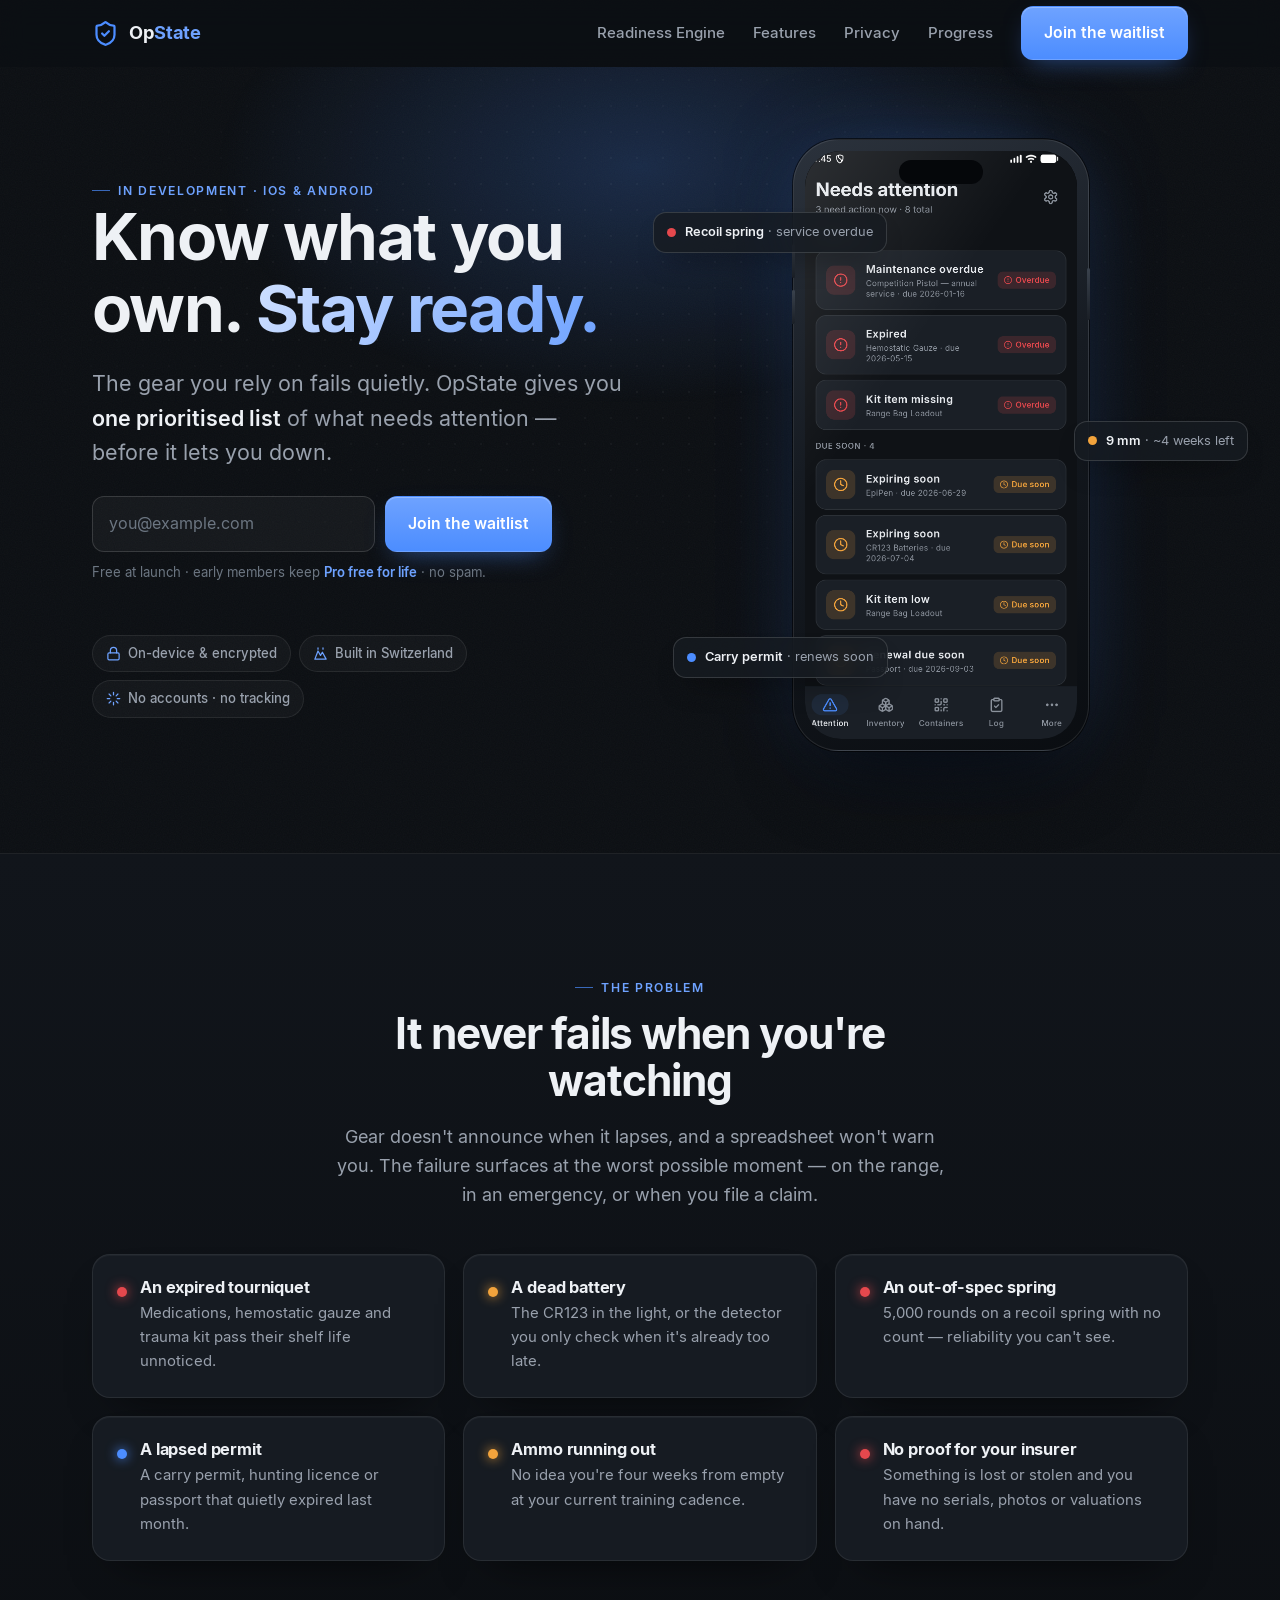
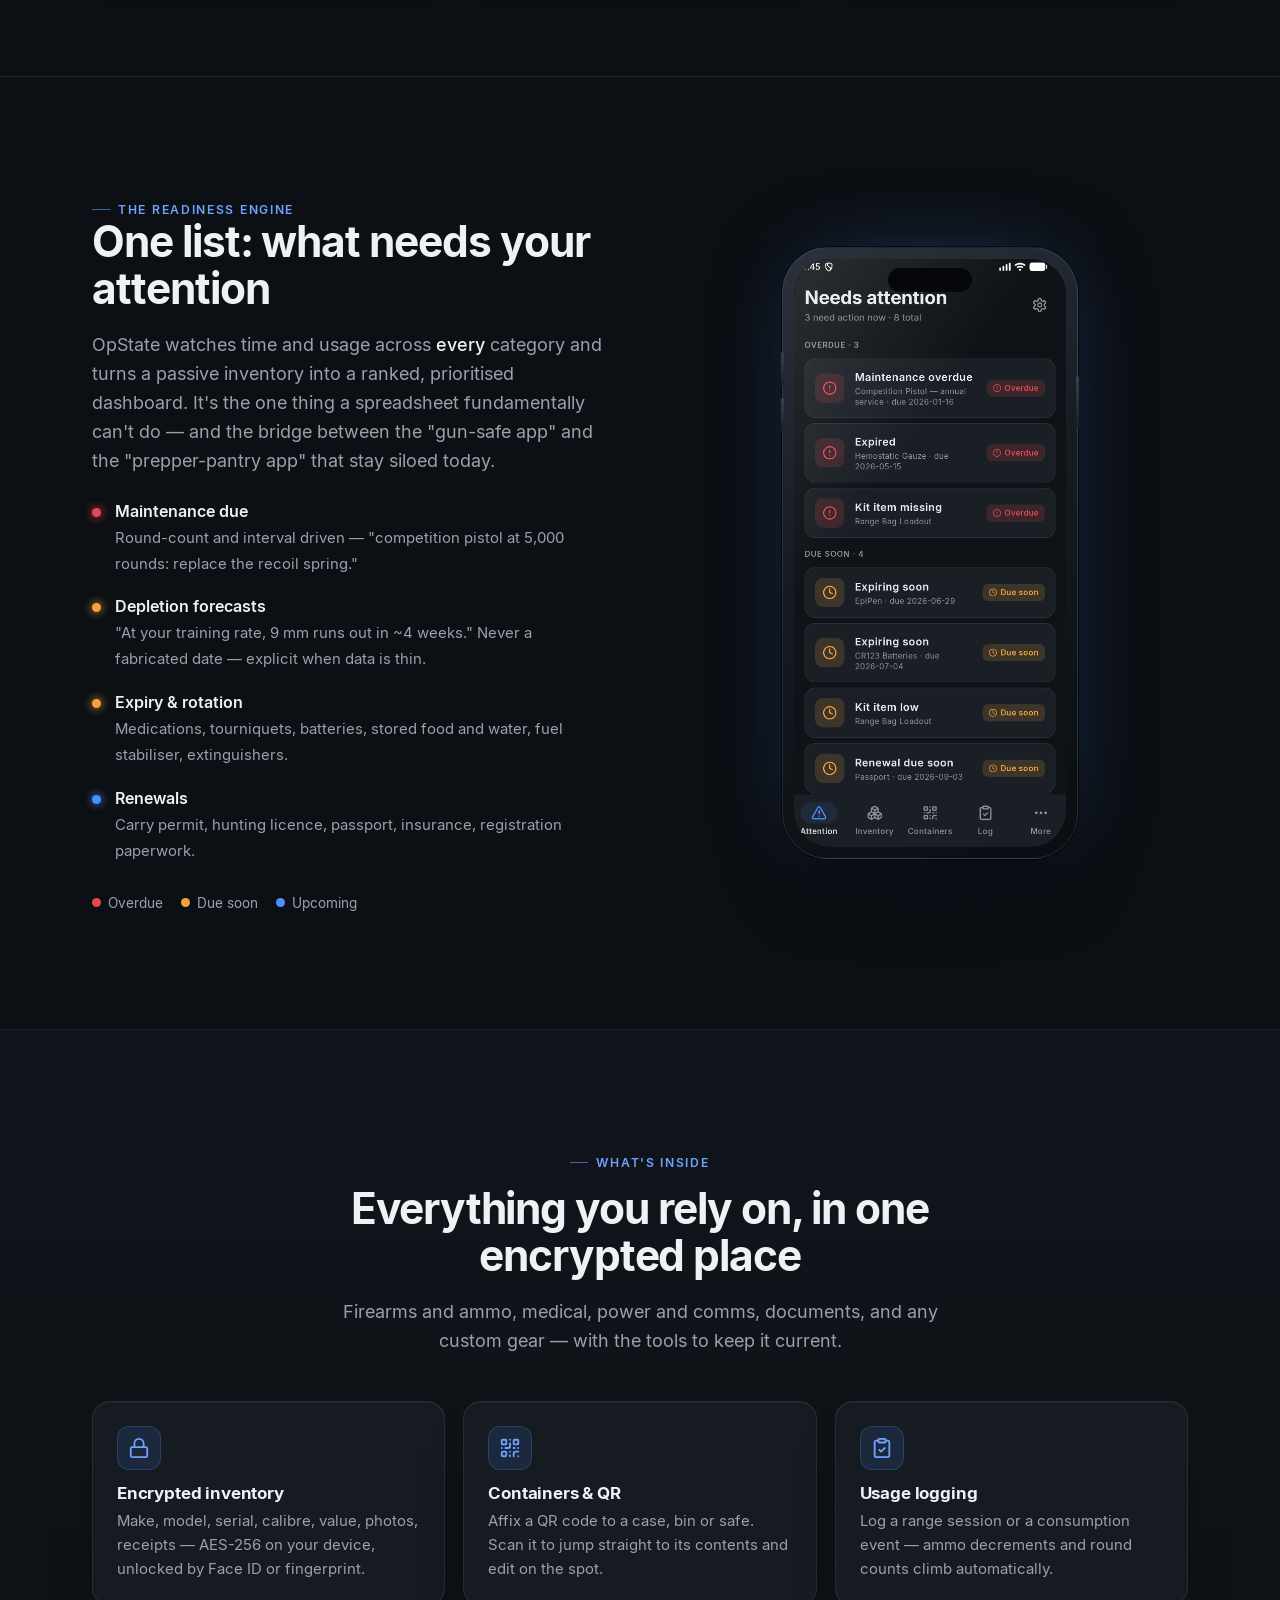
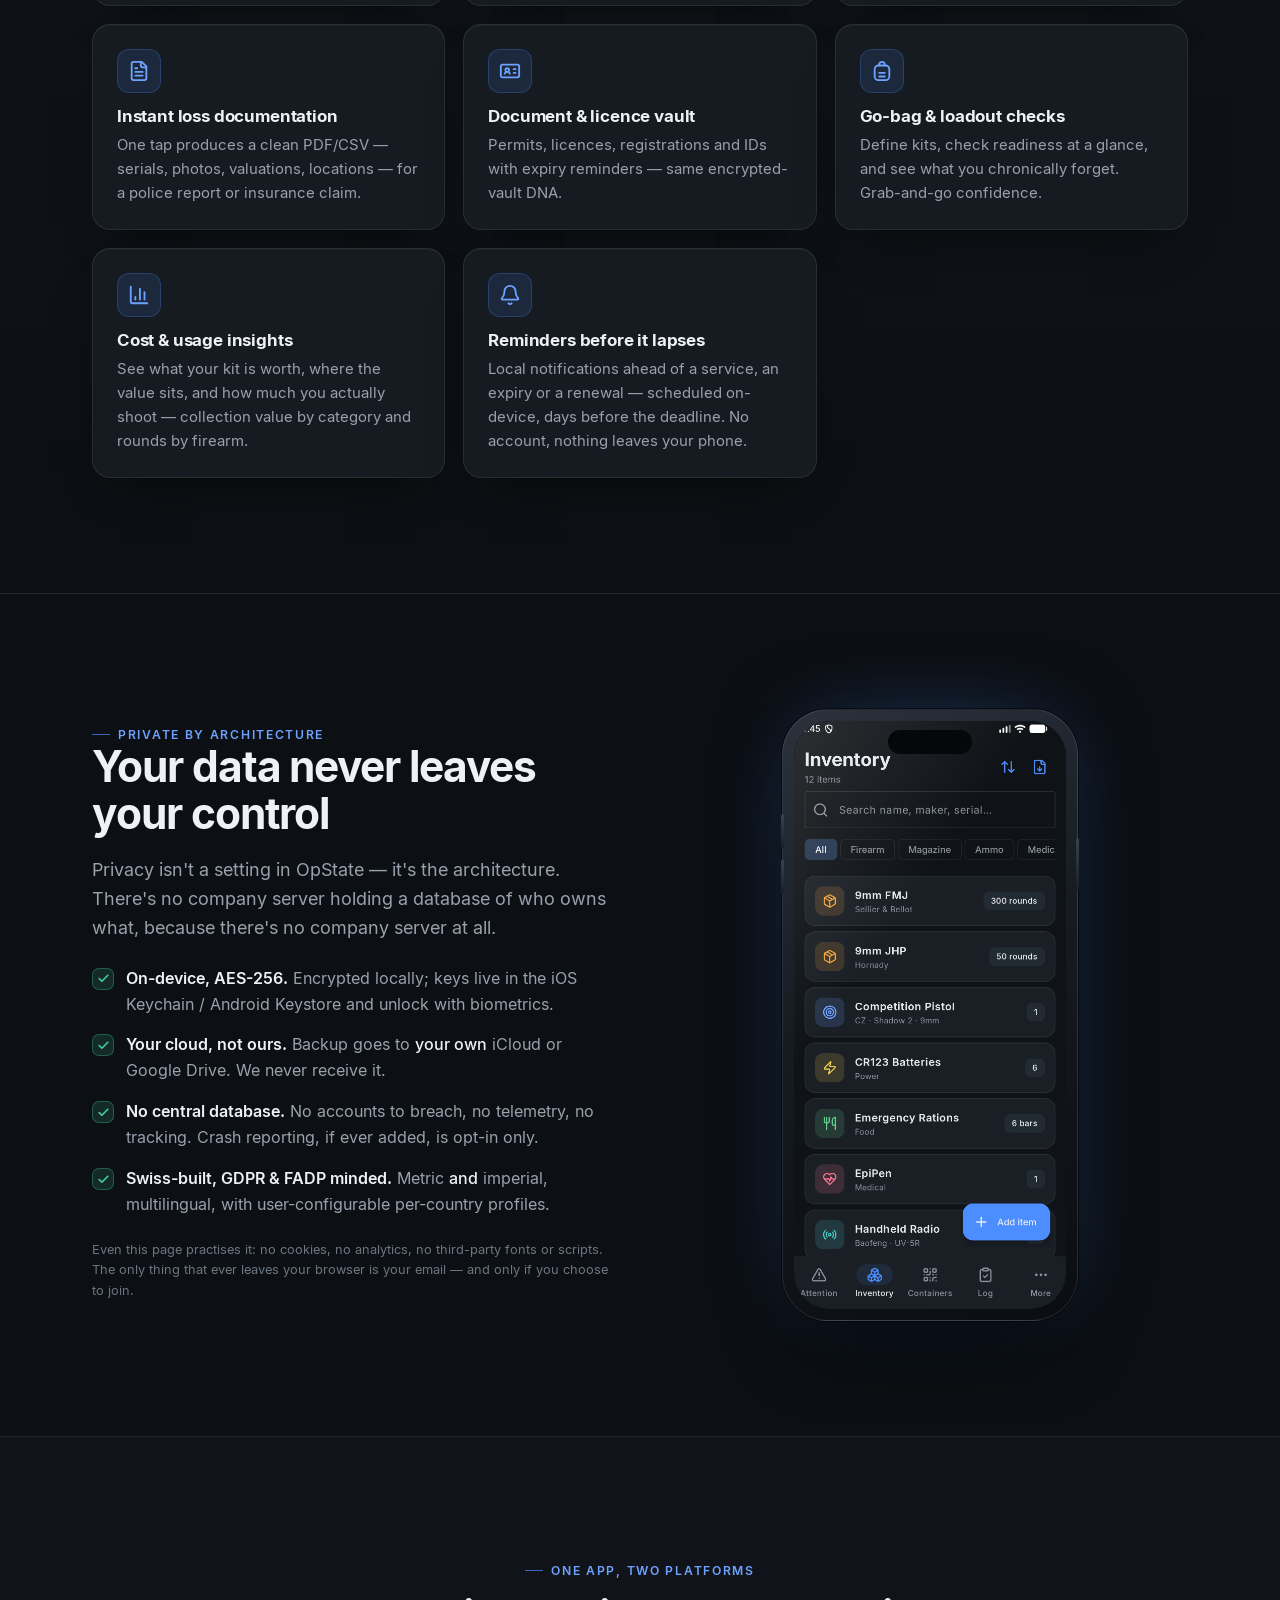
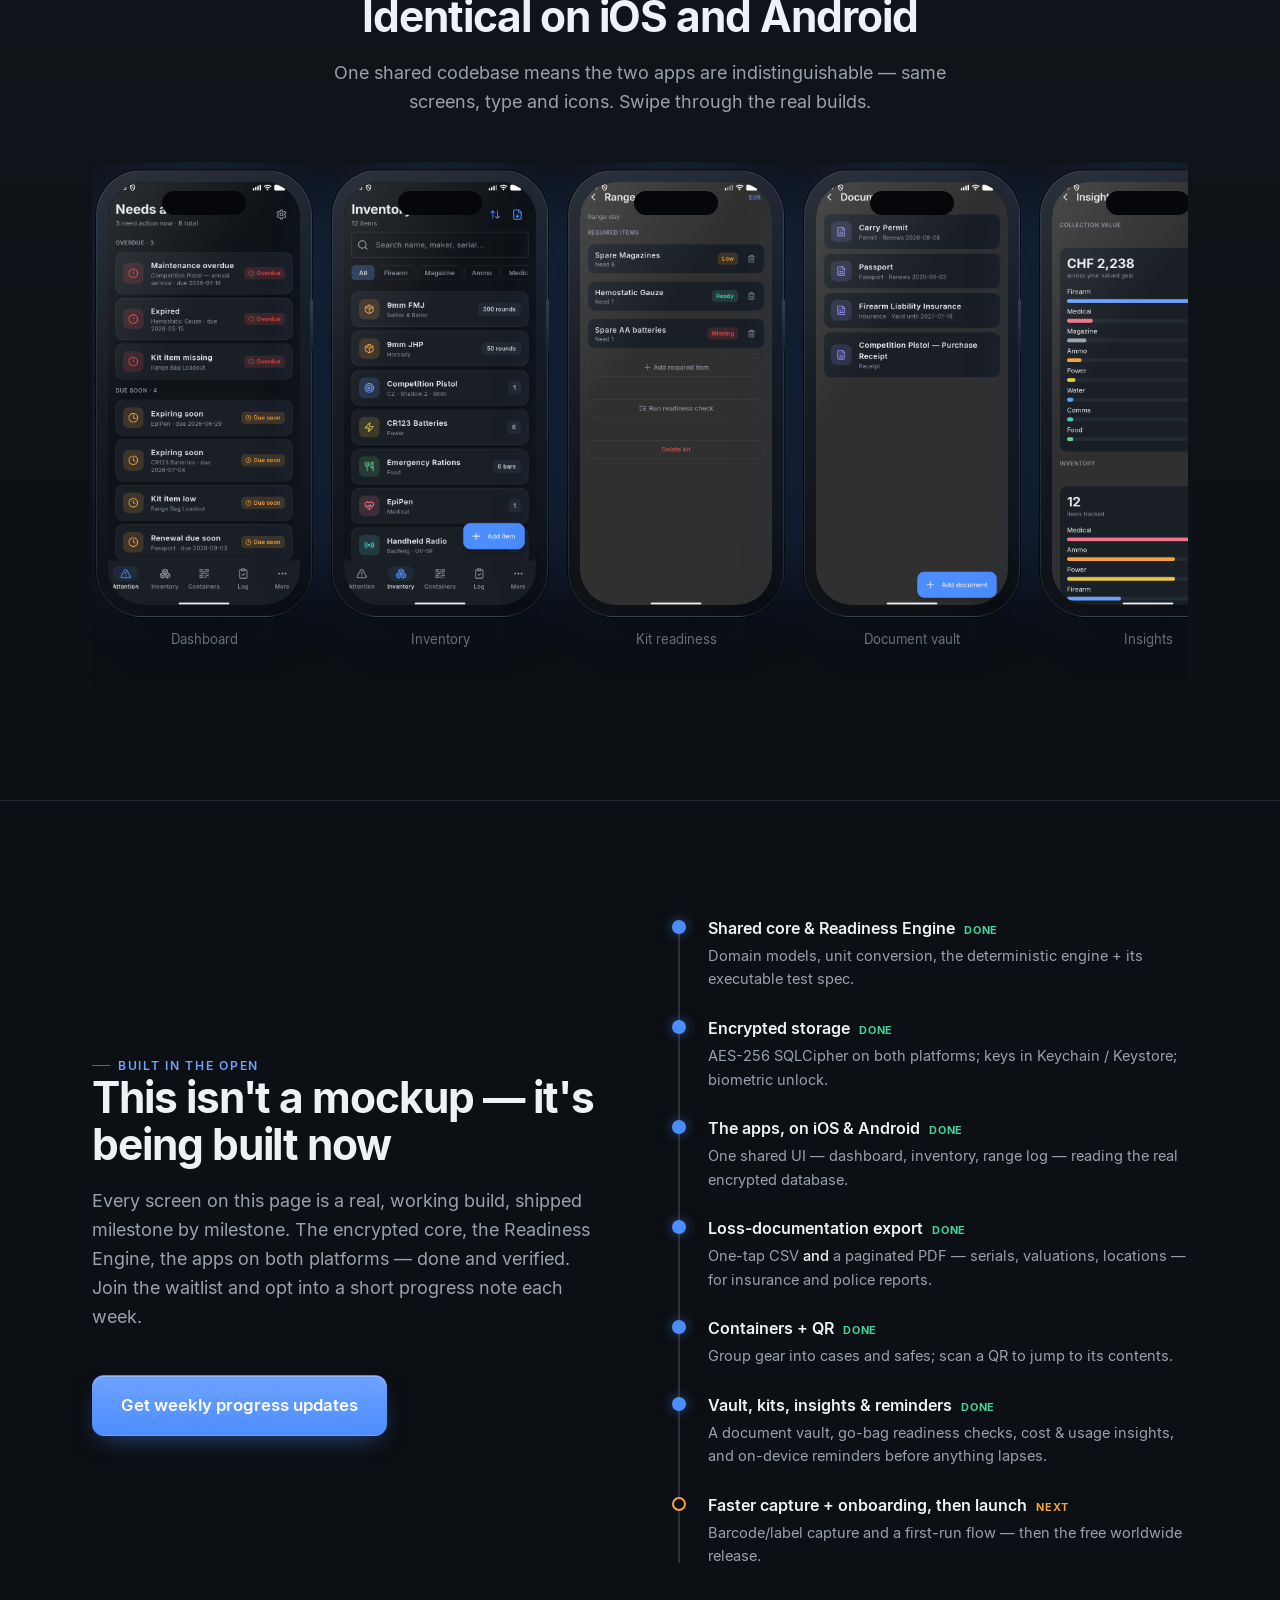
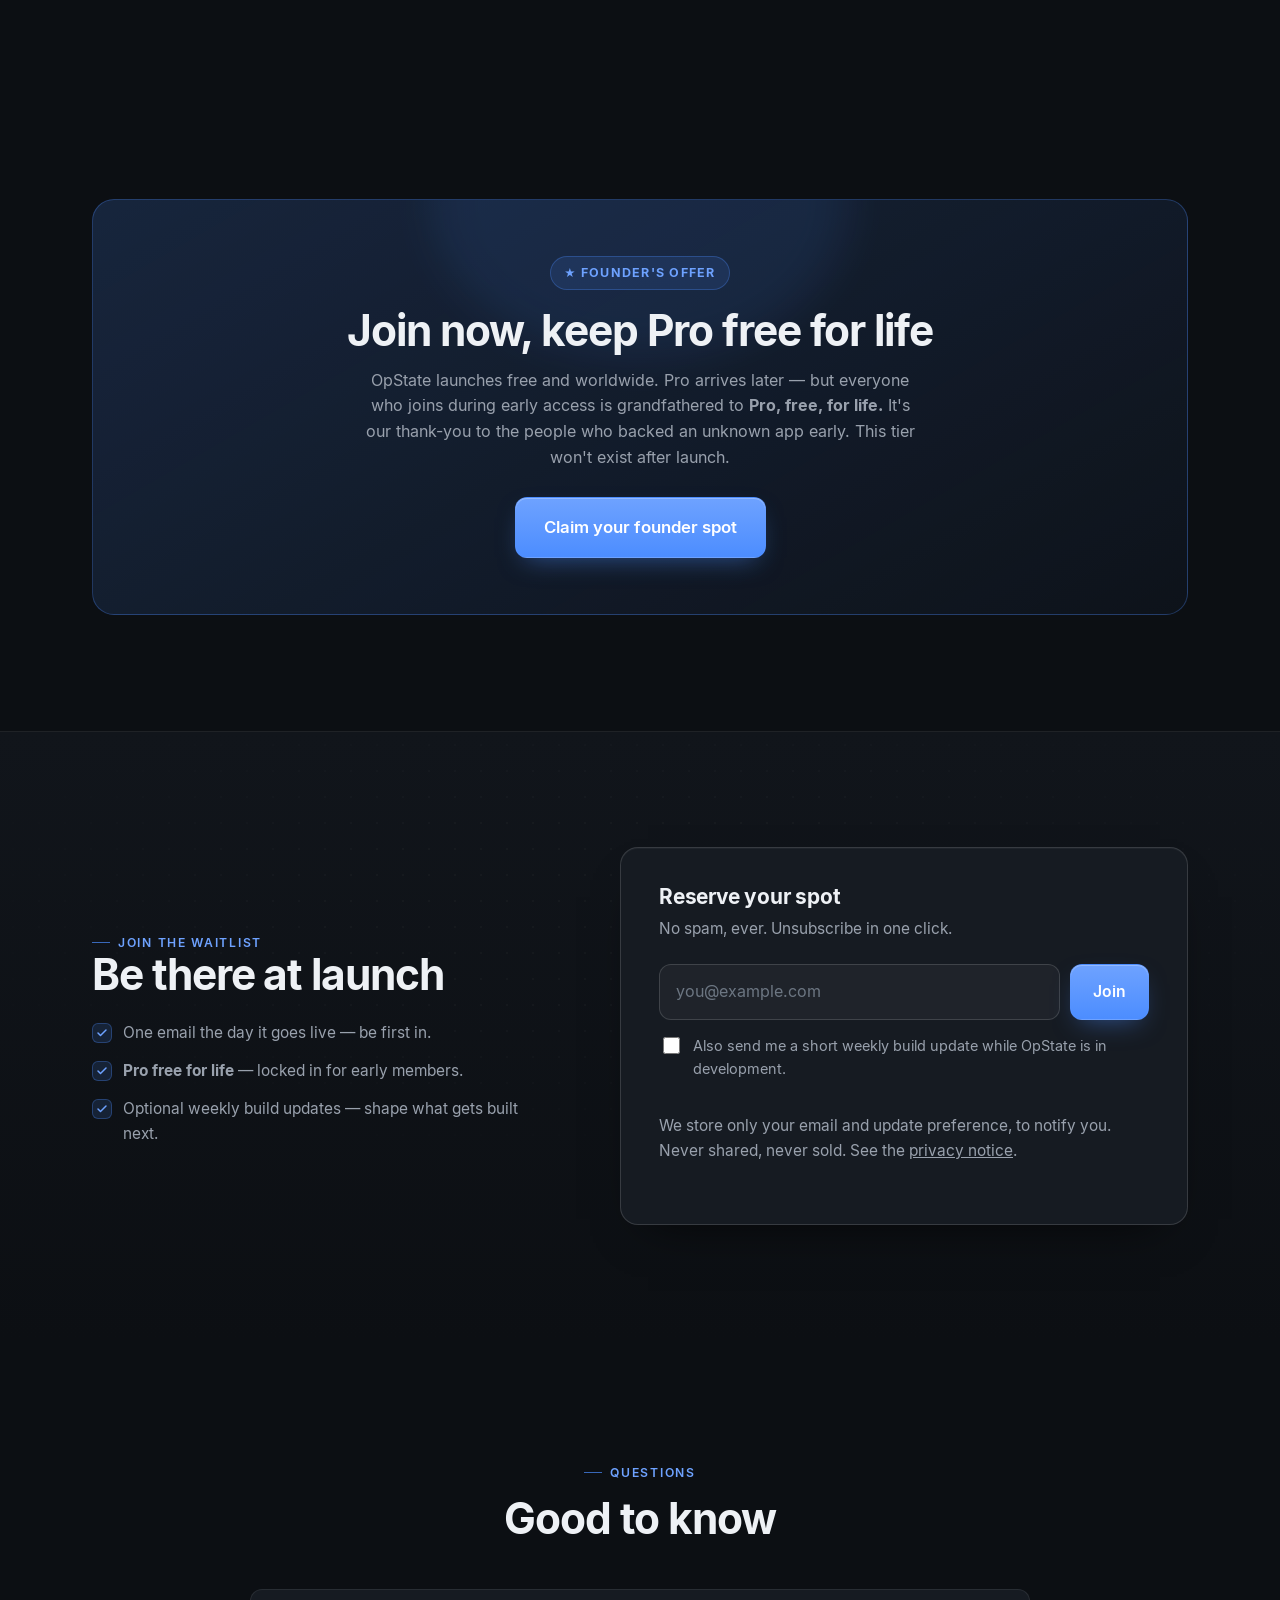
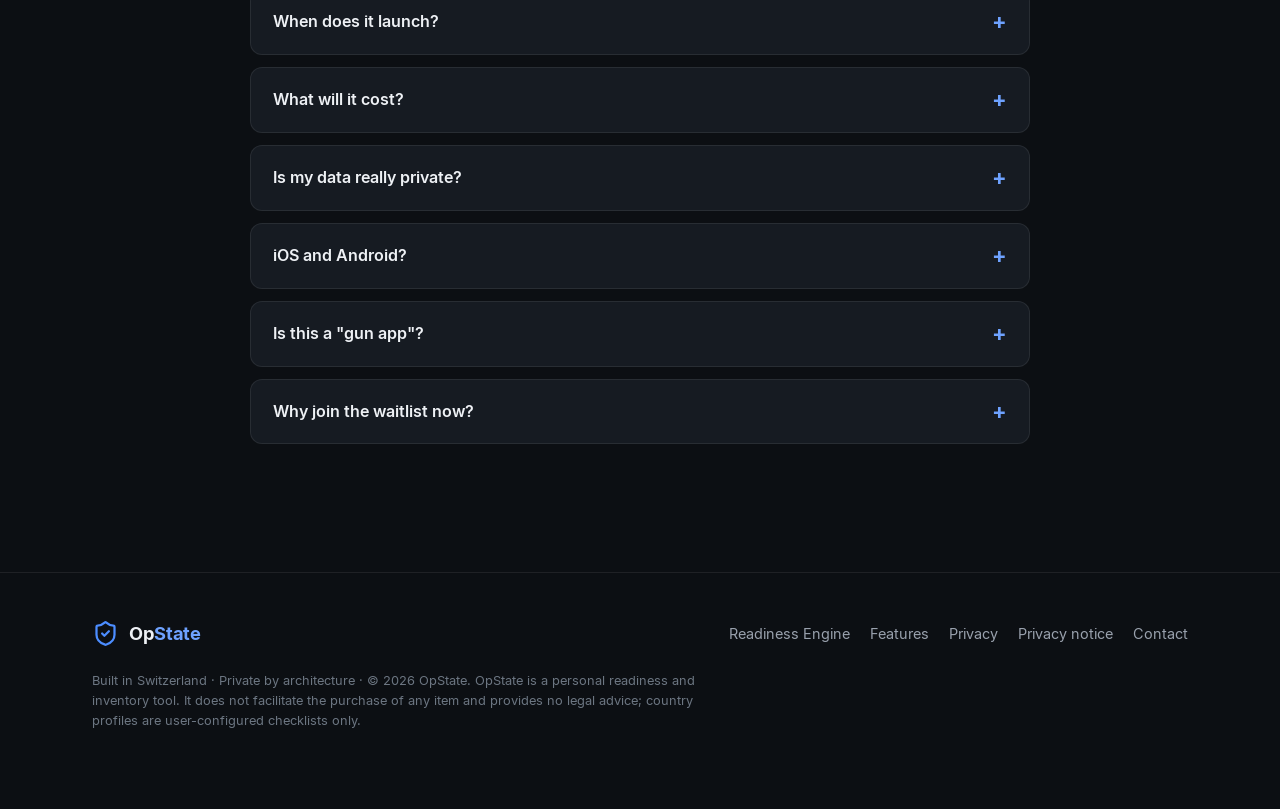
<file: index.html>
<!DOCTYPE html>
<html lang="en">
  <head>
    <meta charset="utf-8" />
    <meta name="viewport" content="width=device-width, initial-scale=1" />
    <title>OpState — Know what you own. Stay ready.</title>
    <meta
      name="description"
      content="A privacy-first readiness app for iOS & Android. Track the gear you rely on — medical, power, documents, firearms — and get one prioritised list of what needs your attention before it fails you. On-device, encrypted, built in Switzerland. Join the waitlist."
    />
    <meta name="theme-color" content="#0c0f13" />
    <link rel="canonical" href="https://realhumanum.github.io/opstate-site/" />

    <meta property="og:type" content="website" />
    <meta property="og:site_name" content="OpState" />
    <meta property="og:title" content="OpState — Know what you own. Stay ready." />
    <meta
      property="og:description"
      content="One prioritised list of what needs your attention — a spring to replace, ammo running low, a tourniquet or medication about to expire, a permit to renew. Private by default. iOS & Android, coming soon."
    />
    <meta property="og:url" content="https://realhumanum.github.io/opstate-site/" />
    <meta property="og:image" content="https://realhumanum.github.io/opstate-site/assets/og-image.png" />
    <meta property="og:image:width" content="1200" />
    <meta property="og:image:height" content="630" />
    <meta name="twitter:card" content="summary_large_image" />
    <meta name="twitter:title" content="OpState — Know what you own. Stay ready." />
    <meta
      name="twitter:description"
      content="A privacy-first readiness app for the prepared. On-device, encrypted, built in Switzerland. Join the waitlist."
    />
    <meta name="twitter:image" content="https://realhumanum.github.io/opstate-site/assets/og-image.png" />

    <!-- Mark JS available BEFORE the stylesheet applies, so scroll-reveal only
         hides content when JS can reveal it (no-JS users see everything). -->
    <script>
      document.documentElement.className += " js";
    </script>
    <link rel="icon" href="assets/favicon.svg" type="image/svg+xml" />
    <link rel="preload" href="fonts/inter-regular.woff2" as="font" type="font/woff2" crossorigin />
    <link rel="preload" href="fonts/inter-semibold.woff2" as="font" type="font/woff2" crossorigin />
    <link rel="preload" href="fonts/inter-bold.woff2" as="font" type="font/woff2" crossorigin />
    <link rel="stylesheet" href="css/styles.css" />
  </head>
  <body>
    <!-- ===================== Header ===================== -->
    <header class="site-header" id="siteHeader">
      <div class="wrap">
        <a class="brand" href="#top" aria-label="OpState home">
          <svg viewBox="0 0 24 24" fill="none" stroke="currentColor" stroke-width="2" stroke-linecap="round" stroke-linejoin="round" style="color: var(--accent)">
            <path d="M20 13c0 5-3.5 7.5-7.66 8.95a1 1 0 0 1-.67-.01C7.5 20.5 4 18 4 13V6a1 1 0 0 1 1-1c2 0 4.5-1.2 6.24-2.72a1.17 1.17 0 0 1 1.52 0C14.51 3.81 17 5 19 5a1 1 0 0 1 1 1z" />
            <path d="m9 12 2 2 4-4" />
          </svg>
          <span>Op<b>State</b></span>
        </a>
        <nav class="nav-links" aria-label="Primary">
          <a class="navlink" href="#engine">Readiness Engine</a>
          <a class="navlink" href="#features">Features</a>
          <a class="navlink" href="#privacy">Privacy</a>
          <a class="navlink" href="#progress">Progress</a>
          <a class="btn btn-primary" href="#waitlist">Join the waitlist</a>
        </nav>
      </div>
    </header>

    <main id="top">
      <!-- ===================== Hero ===================== -->
      <section class="hero">
        <div class="dotgrid"></div>
        <div class="wrap hero-grid">
          <div class="hero-copy">
            <span class="eyebrow reveal">In development · iOS &amp; Android</span>
            <h1 class="reveal">Know what you own. <span class="accent">Stay&nbsp;ready.</span></h1>
            <p class="sub reveal">
              The gear you rely on fails quietly. OpState gives you <strong>one prioritised list</strong>
              of what needs attention — before it lets you down.
            </p>

            <div class="reveal" data-wl>
              <form
                class="capture"
                data-waitlist
                action="https://app.kit.com/forms/9565153/subscriptions"
                method="post"
                novalidate
              >
                <div class="capture-row">
                  <input type="email" name="email_address" inputmode="email" autocomplete="email" placeholder="you@example.com" aria-label="Email address" required />
                  <button type="submit" class="btn btn-primary">Join the waitlist</button>
                </div>
                <p class="micro">Free at launch · early members keep <b>Pro free for life</b> · no spam.</p>
                <p class="wl-status" data-wl-status role="status" aria-live="polite"></p>
              </form>
              <div class="wl-success">
                <svg viewBox="0 0 24 24" fill="none" stroke="currentColor" stroke-width="2" stroke-linecap="round" stroke-linejoin="round"><circle cx="12" cy="12" r="10" /><path d="m9 12 2 2 4-4" /></svg>
                <h3>You're on the list 🎉</h3>
                <p>We'll email you the moment OpState launches — your founder's Pro-for-life is locked in.</p>
              </div>
            </div>

            <div class="chips reveal">
              <span class="chip"><svg viewBox="0 0 24 24" fill="none" stroke="currentColor" stroke-width="2" stroke-linecap="round" stroke-linejoin="round"><rect width="18" height="11" x="3" y="11" rx="2" ry="2" /><path d="M7 11V7a5 5 0 0 1 10 0v4" /></svg> On-device &amp; encrypted</span>
              <span class="chip"><svg viewBox="0 0 24 24" fill="none" stroke="currentColor" stroke-width="2" stroke-linecap="round" stroke-linejoin="round"><path d="M8 3v2M16 3v2M3 21l5-13 4 7 3-5 6 11z" /></svg> Built in Switzerland</span>
              <span class="chip"><svg viewBox="0 0 24 24" fill="none" stroke="currentColor" stroke-width="2" stroke-linecap="round" stroke-linejoin="round"><path d="M12 2v4M12 18v4M4.9 4.9l2.9 2.9M16.2 16.2l2.9 2.9M2 12h4M18 12h4M4.9 19.1l2.9-2.9M16.2 7.8l2.9-2.9" /></svg> No accounts · no tracking</span>
            </div>
          </div>

          <div class="device-stage reveal">
            <div class="device">
              <span class="island"></span>
              <span class="vol"></span>
              <div class="screen">
                <img src="assets/screenshots/needs-attention-android.png" alt="OpState 'Needs attention' dashboard: a maintenance service overdue, an expired item, a battery expiring soon, and an upcoming permit renewal." width="296" loading="eager" />
                <div class="gloss"></div>
              </div>
            </div>
            <div class="float-card fc-1"><span class="dot red"></span><span><b>Recoil spring</b> · service overdue</span></div>
            <div class="float-card fc-2"><span class="dot amber"></span><span><b>9&nbsp;mm</b> · ~4 weeks left</span></div>
            <div class="float-card fc-3"><span class="dot blue"></span><span><b>Carry permit</b> · renews soon</span></div>
          </div>
        </div>
      </section>

      <!-- ===================== Problem ===================== -->
      <section class="alt" id="problem">
        <div class="wrap">
          <div class="section-head center reveal">
            <span class="eyebrow center">The problem</span>
            <h2>It never fails when you're watching</h2>
            <p class="lede">
              Gear doesn't announce when it lapses, and a spreadsheet won't warn you. The failure
              surfaces at the worst possible moment — on the range, in an emergency, or when you file a claim.
            </p>
          </div>
          <div class="grid grid-3 reveal-stagger">
            <div class="card problem-card"><span class="dot red"></span><div><h3>An expired tourniquet</h3><p>Medications, hemostatic gauze and trauma kit pass their shelf life unnoticed.</p></div></div>
            <div class="card problem-card"><span class="dot amber"></span><div><h3>A dead battery</h3><p>The CR123 in the light, or the detector you only check when it's already too late.</p></div></div>
            <div class="card problem-card"><span class="dot red"></span><div><h3>An out-of-spec spring</h3><p>5,000 rounds on a recoil spring with no count — reliability you can't see.</p></div></div>
            <div class="card problem-card"><span class="dot blue"></span><div><h3>A lapsed permit</h3><p>A carry permit, hunting licence or passport that quietly expired last month.</p></div></div>
            <div class="card problem-card"><span class="dot amber"></span><div><h3>Ammo running out</h3><p>No idea you're four weeks from empty at your current training cadence.</p></div></div>
            <div class="card problem-card"><span class="dot red"></span><div><h3>No proof for your insurer</h3><p>Something is lost or stolen and you have no serials, photos or valuations on hand.</p></div></div>
          </div>
        </div>
      </section>

      <!-- ===================== Readiness Engine ===================== -->
      <section id="engine">
        <div class="wrap split">
          <div class="reveal">
            <span class="eyebrow">The Readiness Engine</span>
            <h2>One list: what needs your attention</h2>
            <p class="lede">
              OpState watches time and usage across <em>every</em> category and turns a passive inventory
              into a ranked, prioritised dashboard. It's the one thing a spreadsheet fundamentally can't
              do — and the bridge between the "gun-safe app" and the "prepper-pantry app" that stay siloed today.
            </p>
            <ul class="engine-list">
              <li><span class="dot red"></span><div><strong>Maintenance due</strong><span>Round-count and interval driven — "competition pistol at 5,000 rounds: replace the recoil spring."</span></div></li>
              <li><span class="dot amber"></span><div><strong>Depletion forecasts</strong><span>"At your training rate, 9&nbsp;mm runs out in ~4 weeks." Never a fabricated date — explicit when data is thin.</span></div></li>
              <li><span class="dot amber"></span><div><strong>Expiry &amp; rotation</strong><span>Medications, tourniquets, batteries, stored food and water, fuel stabiliser, extinguishers.</span></div></li>
              <li><span class="dot blue"></span><div><strong>Renewals</strong><span>Carry permit, hunting licence, passport, insurance, registration paperwork.</span></div></li>
            </ul>
            <div class="legend" aria-hidden="true">
              <span><span class="dot red"></span> Overdue</span>
              <span><span class="dot amber"></span> Due soon</span>
              <span><span class="dot blue"></span> Upcoming</span>
            </div>
          </div>
          <div class="split-media reveal">
            <div class="device" style="margin: 0 auto">
              <span class="island"></span><span class="vol"></span>
              <div class="screen"><img src="assets/screenshots/needs-attention-ios.png" alt="The prioritised readiness dashboard — one shared design across iOS and Android." width="296" loading="lazy" /><div class="gloss"></div></div>
            </div>
          </div>
        </div>
      </section>

      <!-- ===================== Features ===================== -->
      <section class="alt" id="features">
        <div class="wrap">
          <div class="section-head center reveal">
            <span class="eyebrow center">What's inside</span>
            <h2>Everything you rely on, in one encrypted place</h2>
            <p class="lede">Firearms and ammo, medical, power and comms, documents, and any custom gear — with the tools to keep it current.</p>
          </div>
          <div class="grid grid-3 reveal-stagger">
            <div class="card feature"><div class="ico"><svg viewBox="0 0 24 24" fill="none" stroke="currentColor" stroke-width="2" stroke-linecap="round" stroke-linejoin="round"><rect width="18" height="11" x="3" y="11" rx="2" /><path d="M7 11V7a5 5 0 0 1 10 0v4" /></svg></div><h3>Encrypted inventory</h3><p>Make, model, serial, calibre, value, photos, receipts — AES-256 on your device, unlocked by Face&nbsp;ID or fingerprint.</p></div>
            <div class="card feature"><div class="ico"><svg viewBox="0 0 24 24" fill="none" stroke="currentColor" stroke-width="2" stroke-linecap="round" stroke-linejoin="round"><rect width="5" height="5" x="3" y="3" rx="1" /><rect width="5" height="5" x="16" y="3" rx="1" /><rect width="5" height="5" x="3" y="16" rx="1" /><path d="M21 16h-3a2 2 0 0 0-2 2v3" /><path d="M21 21v.01" /><path d="M12 7v3a2 2 0 0 1-2 2H7" /><path d="M3 12h.01" /><path d="M12 3h.01" /><path d="M12 16v.01" /><path d="M16 12h1" /><path d="M21 12v.01" /><path d="M12 21v-1" /></svg></div><h3>Containers &amp; QR</h3><p>Affix a QR code to a case, bin or safe. Scan it to jump straight to its contents and edit on the spot.</p></div>
            <div class="card feature"><div class="ico"><svg viewBox="0 0 24 24" fill="none" stroke="currentColor" stroke-width="2" stroke-linecap="round" stroke-linejoin="round"><rect width="8" height="4" x="8" y="2" rx="1" ry="1" /><path d="M16 4h2a2 2 0 0 1 2 2v14a2 2 0 0 1-2 2H6a2 2 0 0 1-2-2V6a2 2 0 0 1 2-2h2" /><path d="m9 14 2 2 4-4" /></svg></div><h3>Usage logging</h3><p>Log a range session or a consumption event — ammo decrements and round counts climb automatically.</p></div>
            <div class="card feature"><div class="ico"><svg viewBox="0 0 24 24" fill="none" stroke="currentColor" stroke-width="2" stroke-linecap="round" stroke-linejoin="round"><path d="M15 2H6a2 2 0 0 0-2 2v16a2 2 0 0 0 2 2h12a2 2 0 0 0 2-2V7Z" /><path d="M14 2v4a2 2 0 0 0 2 2h4" /><path d="M16 13H8" /><path d="M16 17H8" /><path d="M10 9H8" /></svg></div><h3>Instant loss documentation</h3><p>One tap produces a clean PDF/CSV — serials, photos, valuations, locations — for a police report or insurance claim.</p></div>
            <div class="card feature"><div class="ico"><svg viewBox="0 0 24 24" fill="none" stroke="currentColor" stroke-width="2" stroke-linecap="round" stroke-linejoin="round"><rect x="2" y="5" width="20" height="14" rx="2" /><path d="M16 10h2" /><path d="M16 14h2" /><path d="M6.17 15a3 3 0 0 1 5.66 0" /><circle cx="9" cy="11" r="2" /></svg></div><h3>Document &amp; licence vault</h3><p>Permits, licences, registrations and IDs with expiry reminders — same encrypted-vault DNA.</p></div>
            <div class="card feature"><div class="ico"><svg viewBox="0 0 24 24" fill="none" stroke="currentColor" stroke-width="2" stroke-linecap="round" stroke-linejoin="round"><path d="M4 10a4 4 0 0 1 4-4h8a4 4 0 0 1 4 4v8a4 4 0 0 1-4 4H8a4 4 0 0 1-4-4z" /><path d="M9 6V5a3 3 0 0 1 6 0v1" /><path d="M9 14h6" /><path d="M9 18h6" /></svg></div><h3>Go-bag &amp; loadout checks</h3><p>Define kits, check readiness at a glance, and see what you chronically forget. Grab-and-go confidence.</p></div>
            <div class="card feature"><div class="ico"><svg viewBox="0 0 24 24" fill="none" stroke="currentColor" stroke-width="2" stroke-linecap="round" stroke-linejoin="round"><path d="M3 3v16a2 2 0 0 0 2 2h16" /><path d="M18 17V9" /><path d="M13 17V5" /><path d="M8 17v-3" /></svg></div><h3>Cost &amp; usage insights</h3><p>See what your kit is worth, where the value sits, and how much you actually shoot — collection value by category and rounds by firearm.</p></div>
            <div class="card feature"><div class="ico"><svg viewBox="0 0 24 24" fill="none" stroke="currentColor" stroke-width="2" stroke-linecap="round" stroke-linejoin="round"><path d="M10.268 21a2 2 0 0 0 3.464 0" /><path d="M3.262 15.326A1 1 0 0 0 4 17h16a1 1 0 0 0 .74-1.673C19.41 13.956 18 12.499 18 8A6 6 0 0 0 6 8c0 4.499-1.411 5.956-2.738 7.326" /></svg></div><h3>Reminders before it lapses</h3><p>Local notifications ahead of a service, an expiry or a renewal — scheduled on-device, days before the deadline. No account, nothing leaves your phone.</p></div>
          </div>
        </div>
      </section>

      <!-- ===================== Privacy ===================== -->
      <section id="privacy">
        <div class="wrap split rev">
          <div class="reveal">
            <span class="eyebrow">Private by architecture</span>
            <h2>Your data never leaves your control</h2>
            <p class="lede">Privacy isn't a setting in OpState — it's the architecture. There's no company server holding a database of who owns what, because there's no company server at all.</p>
            <ul class="privacy-points">
              <li><span class="tick"><svg viewBox="0 0 24 24" fill="none" stroke="currentColor" stroke-width="3" stroke-linecap="round" stroke-linejoin="round"><path d="M20 6 9 17l-5-5" /></svg></span><span><strong>On-device, AES-256.</strong> Encrypted locally; keys live in the iOS Keychain / Android Keystore and unlock with biometrics.</span></li>
              <li><span class="tick"><svg viewBox="0 0 24 24" fill="none" stroke="currentColor" stroke-width="3" stroke-linecap="round" stroke-linejoin="round"><path d="M20 6 9 17l-5-5" /></svg></span><span><strong>Your cloud, not ours.</strong> Backup goes to <em>your own</em> iCloud or Google Drive. We never receive it.</span></li>
              <li><span class="tick"><svg viewBox="0 0 24 24" fill="none" stroke="currentColor" stroke-width="3" stroke-linecap="round" stroke-linejoin="round"><path d="M20 6 9 17l-5-5" /></svg></span><span><strong>No central database.</strong> No accounts to breach, no telemetry, no tracking. Crash reporting, if ever added, is opt-in only.</span></li>
              <li><span class="tick"><svg viewBox="0 0 24 24" fill="none" stroke="currentColor" stroke-width="3" stroke-linecap="round" stroke-linejoin="round"><path d="M20 6 9 17l-5-5" /></svg></span><span><strong>Swiss-built, GDPR &amp; FADP minded.</strong> Metric <em>and</em> imperial, multilingual, with user-configurable per-country profiles.</span></li>
            </ul>
            <p class="footer-note" style="margin-top: 22px">Even this page practises it: no cookies, no analytics, no third-party fonts or scripts. The only thing that ever leaves your browser is your email — and only if you choose to join.</p>
          </div>
          <div class="split-media reveal">
            <div class="device" style="margin: 0 auto">
              <span class="island"></span><span class="vol"></span>
              <div class="screen"><img src="assets/screenshots/inventory-android.png" alt="OpState inventory screen listing tracked gear with quantities and categories." width="296" loading="lazy" /><div class="gloss"></div></div>
            </div>
          </div>
        </div>
      </section>

      <!-- ===================== Gallery ===================== -->
      <section class="alt" id="screens">
        <div class="wrap">
          <div class="section-head center reveal">
            <span class="eyebrow center">One app, two platforms</span>
            <h2>Identical on iOS and Android</h2>
            <p class="lede">One shared codebase means the two apps are indistinguishable — same screens, type and icons. Swipe through the real builds.</p>
          </div>
          <div class="gallery reveal">
            <div class="shot"><div class="device"><span class="island"></span><div class="screen"><img src="assets/screenshots/needs-attention-ios.png" alt="OpState readiness dashboard, grouped by severity" width="216" loading="lazy" /><div class="gloss"></div></div></div><p class="shot-label">Dashboard</p></div>
            <div class="shot"><div class="device"><span class="island"></span><div class="screen"><img src="assets/screenshots/inventory-android.png" alt="OpState inventory list with category filters and search" width="216" loading="lazy" /><div class="gloss"></div></div></div><p class="shot-label">Inventory</p></div>
            <div class="shot"><div class="device"><span class="island"></span><div class="screen"><img src="assets/screenshots/kits-android.png" alt="A range-bag loadout with each required item marked ready, low or missing" width="216" loading="lazy" /><div class="gloss"></div></div></div><p class="shot-label">Kit readiness</p></div>
            <div class="shot"><div class="device"><span class="island"></span><div class="screen"><img src="assets/screenshots/vault-android.png" alt="The document vault: permits, passport and insurance with renewal dates" width="216" loading="lazy" /><div class="gloss"></div></div></div><p class="shot-label">Document vault</p></div>
            <div class="shot"><div class="device"><span class="island"></span><div class="screen"><img src="assets/screenshots/insights-android.png" alt="Insights: collection value broken down by category" width="216" loading="lazy" /><div class="gloss"></div></div></div><p class="shot-label">Insights</p></div>
            <div class="shot"><div class="device"><span class="island"></span><div class="screen"><img src="assets/screenshots/container-contents-ios.png" alt="A container's QR code and its contents" width="216" loading="lazy" /><div class="gloss"></div></div></div><p class="shot-label">Container · QR</p></div>
          </div>
        </div>
      </section>

      <!-- ===================== Build in the open ===================== -->
      <section id="progress">
        <div class="wrap split">
          <div class="reveal">
            <span class="eyebrow">Built in the open</span>
            <h2>This isn't a mockup — it's being built now</h2>
            <p class="lede">Every screen on this page is a real, working build, shipped milestone by milestone. The encrypted core, the Readiness Engine, the apps on both platforms — done and verified. Join the waitlist and opt into a short progress note each week.</p>
            <a class="btn btn-primary btn-lg" href="#waitlist" style="margin-top: 26px">Get weekly progress updates</a>
          </div>
          <div class="split-media reveal">
            <ul class="timeline">
              <li class="done"><span class="ms">Shared core &amp; Readiness Engine<span class="tag">Done</span></span><p>Domain models, unit conversion, the deterministic engine + its executable test spec.</p></li>
              <li class="done"><span class="ms">Encrypted storage<span class="tag">Done</span></span><p>AES-256 SQLCipher on both platforms; keys in Keychain / Keystore; biometric unlock.</p></li>
              <li class="done"><span class="ms">The apps, on iOS &amp; Android<span class="tag">Done</span></span><p>One shared UI — dashboard, inventory, range log — reading the real encrypted database.</p></li>
              <li class="done"><span class="ms">Loss-documentation export<span class="tag">Done</span></span><p>One-tap CSV <em>and</em> a paginated PDF — serials, valuations, locations — for insurance and police reports.</p></li>
              <li class="done"><span class="ms">Containers + QR<span class="tag">Done</span></span><p>Group gear into cases and safes; scan a QR to jump to its contents.</p></li>
              <li class="done"><span class="ms">Vault, kits, insights &amp; reminders<span class="tag">Done</span></span><p>A document vault, go-bag readiness checks, cost &amp; usage insights, and on-device reminders before anything lapses.</p></li>
              <li class="next"><span class="ms">Faster capture + onboarding, then launch<span class="tag">Next</span></span><p>Barcode/label capture and a first-run flow — then the free worldwide release.</p></li>
            </ul>
          </div>
        </div>
      </section>

      <!-- ===================== Founder offer ===================== -->
      <section class="offer-wrap">
        <div class="wrap">
          <div class="offer reveal">
            <span class="glow"></span>
            <span class="badge">★ Founder's offer</span>
            <h2>Join now, keep Pro free for life</h2>
            <p>OpState launches free and worldwide. Pro arrives later — but everyone who joins during early access is grandfathered to <strong>Pro, free, for life.</strong> It's our thank-you to the people who backed an unknown app early. This tier won't exist after launch.</p>
            <a class="btn btn-primary btn-lg" href="#waitlist">Claim your founder spot</a>
          </div>
        </div>
      </section>

      <!-- ===================== Waitlist ===================== -->
      <section class="waitlist" id="waitlist">
        <div class="dotgrid"></div>
        <div class="wrap waitlist-inner">
          <div class="reveal">
            <span class="eyebrow">Join the waitlist</span>
            <h2>Be there at launch</h2>
            <ul class="waitlist-why">
              <li><span class="tick"><svg viewBox="0 0 24 24" fill="none" stroke="currentColor" stroke-width="3" stroke-linecap="round" stroke-linejoin="round"><path d="M20 6 9 17l-5-5" /></svg></span><span>One email the day it goes live — be first in.</span></li>
              <li><span class="tick"><svg viewBox="0 0 24 24" fill="none" stroke="currentColor" stroke-width="3" stroke-linecap="round" stroke-linejoin="round"><path d="M20 6 9 17l-5-5" /></svg></span><span><strong>Pro free for life</strong> — locked in for early members.</span></li>
              <li><span class="tick"><svg viewBox="0 0 24 24" fill="none" stroke="currentColor" stroke-width="3" stroke-linecap="round" stroke-linejoin="round"><path d="M20 6 9 17l-5-5" /></svg></span><span>Optional weekly build updates — shape what gets built next.</span></li>
            </ul>
          </div>

          <div class="waitlist-card reveal" data-wl>
            <h3>Reserve your spot</h3>
            <p>No spam, ever. Unsubscribe in one click.</p>
            <form class="wl-form" data-waitlist action="https://app.kit.com/forms/9565153/subscriptions" method="post" novalidate>
              <div class="wl-row">
                <input type="email" name="email_address" inputmode="email" autocomplete="email" placeholder="you@example.com" aria-label="Email address" required />
                <button type="submit" class="btn btn-primary">Join</button>
              </div>
              <label class="wl-check">
                <input type="checkbox" name="fields[weekly_updates]" value="yes" />
                <span>Also send me a short weekly build update while OpState is in development.</span>
              </label>
              <p class="wl-status" data-wl-status role="status" aria-live="polite"></p>
            </form>
            <div class="wl-success">
              <svg viewBox="0 0 24 24" fill="none" stroke="currentColor" stroke-width="2" stroke-linecap="round" stroke-linejoin="round"><circle cx="12" cy="12" r="10" /><path d="m9 12 2 2 4-4" /></svg>
              <h3>You're on the list 🎉</h3>
              <p>We'll email you the moment OpState launches — plus a short build note each week if you opted in. Keep an eye on your inbox (peek in spam, just in case), and your founder's Pro-for-life is locked in.</p>
            </div>
            <p class="wl-fine">We store only your email and update preference, to notify you. Never shared, never sold. See the <a href="privacy.html">privacy notice</a>.</p>
          </div>
        </div>
      </section>

      <!-- ===================== FAQ ===================== -->
      <section id="faq">
        <div class="wrap">
          <div class="section-head center reveal">
            <span class="eyebrow center">Questions</span>
            <h2>Good to know</h2>
          </div>
          <div class="faq reveal">
            <details><summary>When does it launch?</summary><p>Soon — the apps run on both platforms today; what's left before release is notifications and a richer export. Join the waitlist for the date the moment it's set, and opt into weekly updates to follow along.</p></details>
            <details><summary>What will it cost?</summary><p>OpState launches free and worldwide with everything unlocked. A Pro tier comes later — but join during early access and you keep Pro free for life. No card, no commitment to join the waitlist.</p></details>
            <details><summary>Is my data really private?</summary><p>Yes — by design. Your inventory is AES-256 encrypted on your device, keys held in the iOS Keychain / Android Keystore, and any backup goes to your own iCloud or Google Drive. There's no central server, no account, and no tracking. We literally can't see your data.</p></details>
            <details><summary>iOS and Android?</summary><p>Both, built together from one shared codebase so they look and behave identically. No "Android version six months later."</p></details>
            <details><summary>Is this a "gun app"?</summary><p>It's a readiness and inventory app for anyone with gear that matters — medical, power and comms, documents, valuables — and yes, firearms and ammo if you have them. No purchase features, no legal advice; just tracking and reminders you configure yourself.</p></details>
            <details><summary>Why join the waitlist now?</summary><p>Two reasons: you get notified the day it's live, and you lock in the founder's Pro-for-life tier that won't exist after launch. It also tells us this is worth finishing — your signup genuinely shapes what gets built next.</p></details>
          </div>
        </div>
      </section>
    </main>

    <!-- ===================== Footer ===================== -->
    <footer class="site-footer">
      <div class="wrap">
        <div class="footer-grid">
          <a class="brand" href="#top" aria-label="OpState home">
            <svg viewBox="0 0 24 24" fill="none" stroke="currentColor" stroke-width="2" stroke-linecap="round" stroke-linejoin="round" style="color: var(--accent)"><path d="M20 13c0 5-3.5 7.5-7.66 8.95a1 1 0 0 1-.67-.01C7.5 20.5 4 18 4 13V6a1 1 0 0 1 1-1c2 0 4.5-1.2 6.24-2.72a1.17 1.17 0 0 1 1.52 0C14.51 3.81 17 5 19 5a1 1 0 0 1 1 1z" /><path d="m9 12 2 2 4-4" /></svg>
            <span>Op<b>State</b></span>
          </a>
          <nav class="footer-links" aria-label="Footer">
            <a href="#engine">Readiness Engine</a>
            <a href="#features">Features</a>
            <a href="#privacy">Privacy</a>
            <a href="privacy.html">Privacy notice</a>
            <a href="mailto:hello@opstate.app">Contact</a>
          </nav>
        </div>
        <p class="footer-note">Built in Switzerland · Private by architecture · © 2026 OpState. OpState is a personal readiness and inventory tool. It does not facilitate the purchase of any item and provides no legal advice; country profiles are user-configured checklists only.</p>
      </div>
    </footer>

    <!-- ===================== Sticky mobile CTA ===================== -->
    <div class="mobile-cta" id="mobileCta">
      <div><strong>Join the waitlist</strong><span>Free Pro for life · early access</span></div>
      <a class="btn btn-primary" href="#waitlist">Join</a>
    </div>

    <script src="js/waitlist.js" defer></script>
  </body>
</html>
</file>
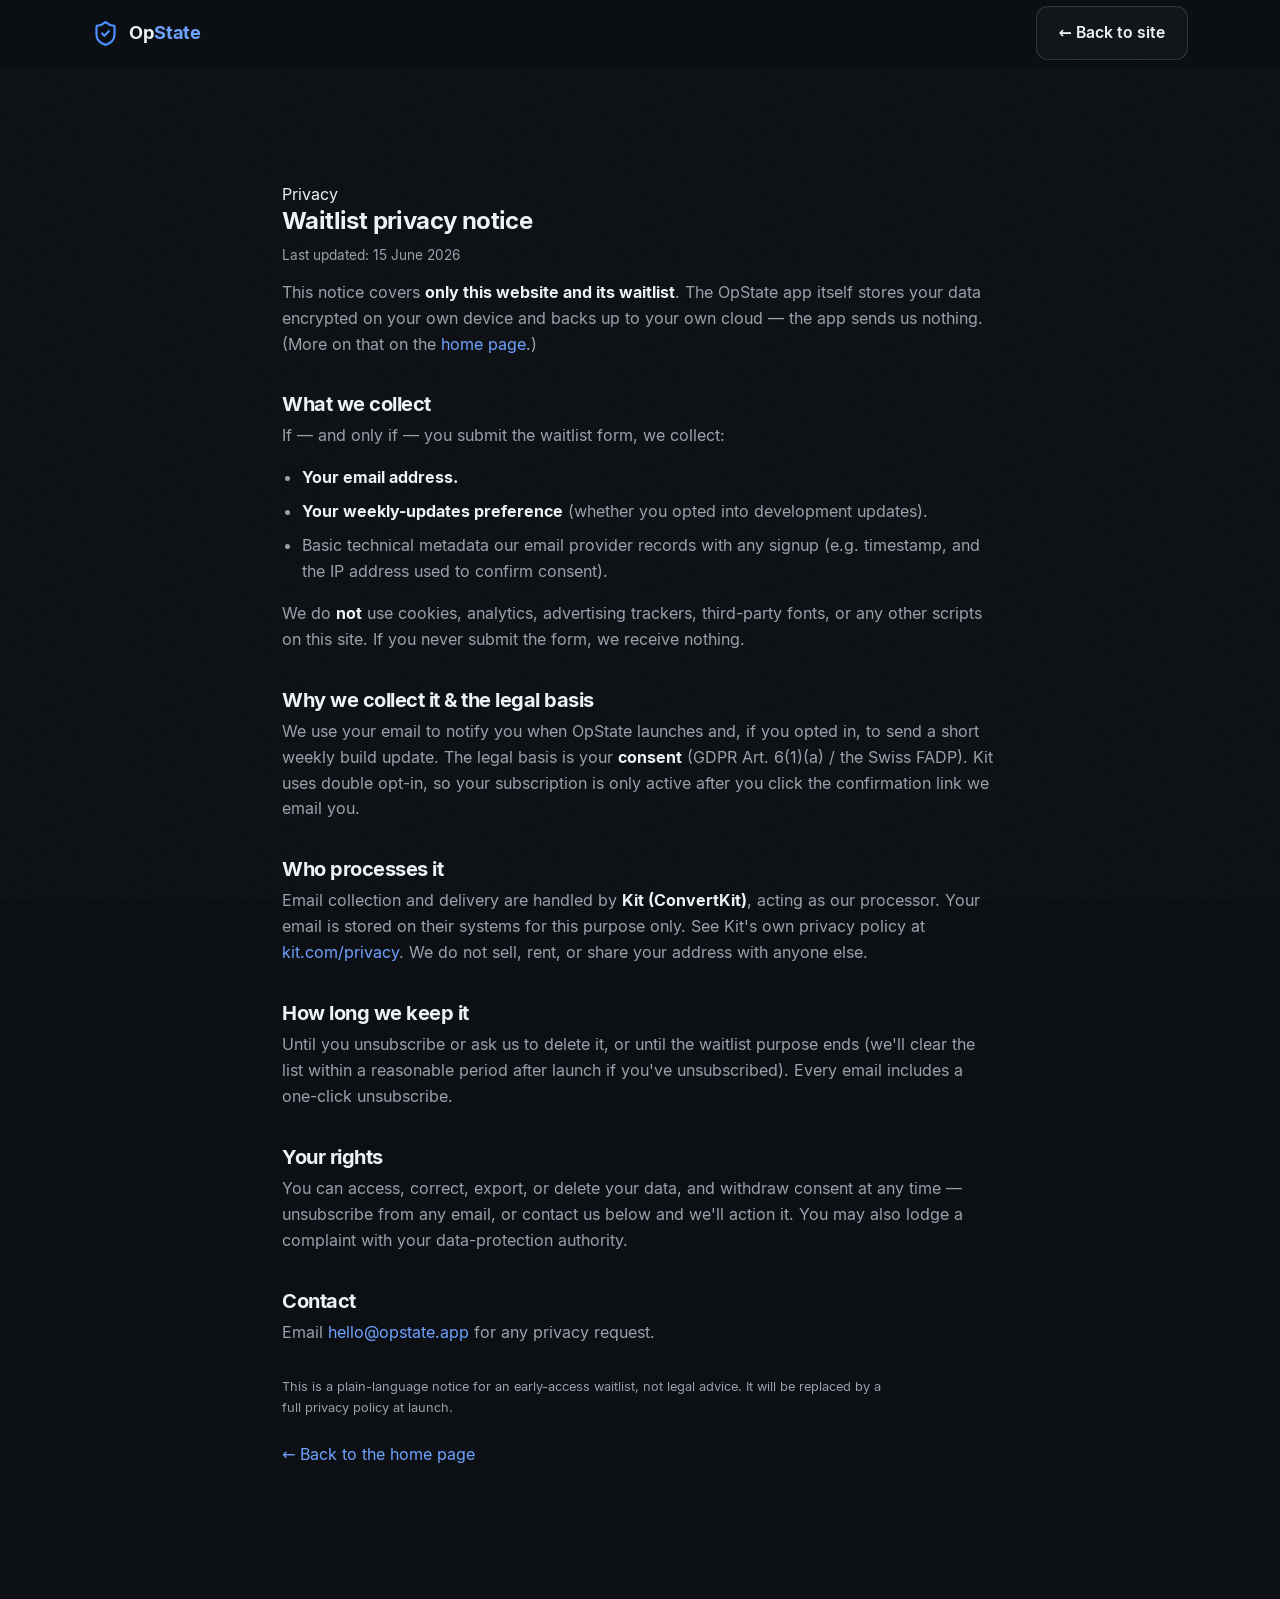
<file: privacy.html>
<!DOCTYPE html>
<html lang="en">
  <head>
    <meta charset="utf-8" />
    <meta name="viewport" content="width=device-width, initial-scale=1" />
    <title>Privacy notice — OpState</title>
    <meta name="description" content="What the OpState waitlist collects, why, and how to remove it." />
    <meta name="theme-color" content="#0f1216" />
    <meta name="robots" content="noindex" />
    <link rel="icon" href="assets/favicon.svg" type="image/svg+xml" />
    <link rel="stylesheet" href="css/styles.css" />
    <style>
      .legal {
        max-width: 760px;
        margin: 0 auto;
      }
      .legal h2 {
        font-size: 1.25rem;
        margin-top: 36px;
      }
      .legal p,
      .legal li {
        color: var(--muted);
      }
      .legal strong {
        color: var(--text);
      }
      .legal ul {
        padding-left: 20px;
      }
      .legal li {
        margin-bottom: 8px;
      }
      .updated {
        font-size: 0.85rem;
        color: var(--muted);
      }
    </style>
  </head>
  <body>
    <header class="site-header">
      <div class="wrap">
        <a class="brand" href="index.html" aria-label="OpState home">
          <svg viewBox="0 0 24 24" fill="none" stroke="currentColor" stroke-width="2" stroke-linecap="round" stroke-linejoin="round" style="color: var(--accent)"><path d="M20 13c0 5-3.5 7.5-7.66 8.95a1 1 0 0 1-.67-.01C7.5 20.5 4 18 4 13V6a1 1 0 0 1 1-1c2 0 4.5-1.2 6.24-2.72a1.17 1.17 0 0 1 1.52 0C14.51 3.81 17 5 19 5a1 1 0 0 1 1 1z" /><path d="m9 12 2 2 4-4" /></svg>
          <span>Op<b>State</b></span>
        </a>
        <nav class="nav-links" aria-label="Primary">
          <a class="btn btn-ghost" href="index.html">← Back to site</a>
        </nav>
      </div>
    </header>

    <main>
      <section>
        <div class="wrap legal">
          <span class="section-tag">Privacy</span>
          <h1>Waitlist privacy notice</h1>
          <p class="updated">Last updated: 15 June 2026</p>

          <p>
            This notice covers <strong>only this website and its waitlist</strong>. The OpState app
            itself stores your data encrypted on your own device and backs up to your own cloud — the
            app sends us nothing. (More on that on the <a href="index.html#privacy">home page</a>.)
          </p>

          <h2>What we collect</h2>
          <p>If — and only if — you submit the waitlist form, we collect:</p>
          <ul>
            <li><strong>Your email address.</strong></li>
            <li><strong>Your weekly-updates preference</strong> (whether you opted into development updates).</li>
            <li>Basic technical metadata our email provider records with any signup (e.g. timestamp, and the IP address used to confirm consent).</li>
          </ul>
          <p>We do <strong>not</strong> use cookies, analytics, advertising trackers, third-party fonts, or any other scripts on this site. If you never submit the form, we receive nothing.</p>

          <h2>Why we collect it &amp; the legal basis</h2>
          <p>
            We use your email to notify you when OpState launches and, if you opted in, to send a
            short weekly build update. The legal basis is your <strong>consent</strong> (GDPR Art.
            6(1)(a) / the Swiss FADP). Kit uses double opt-in, so your subscription is only active
            after you click the confirmation link we email you.
          </p>

          <h2>Who processes it</h2>
          <p>
            Email collection and delivery are handled by <strong>Kit (ConvertKit)</strong>, acting as
            our processor. Your email is stored on their systems for this purpose only. See Kit's own
            privacy policy at
            <a href="https://kit.com/privacy" rel="noopener">kit.com/privacy</a>. We do not sell,
            rent, or share your address with anyone else.
          </p>

          <h2>How long we keep it</h2>
          <p>
            Until you unsubscribe or ask us to delete it, or until the waitlist purpose ends (we'll
            clear the list within a reasonable period after launch if you've unsubscribed). Every
            email includes a one-click unsubscribe.
          </p>

          <h2>Your rights</h2>
          <p>
            You can access, correct, export, or delete your data, and withdraw consent at any time —
            unsubscribe from any email, or contact us below and we'll action it. You may also lodge a
            complaint with your data-protection authority.
          </p>

          <h2>Contact</h2>
          <p>
            Email <a href="mailto:hello@opstate.app">hello@opstate.app</a> for any privacy request.
          </p>

          <p class="footer-note" style="margin-top: 32px">
            This is a plain-language notice for an early-access waitlist, not legal advice. It will be
            replaced by a full privacy policy at launch.
          </p>

          <p style="margin-top: 24px"><a href="index.html">← Back to the home page</a></p>
        </div>
      </section>
    </main>
  </body>
</html>
</file>
<file: css/styles.css>
/* ============================================================================
   OpState — landing site
   Brand tokens mirror the app's design system (shared/.../ui/Theme.kt) so the
   site and product feel like one thing. No third-party CSS, no CDN fonts —
   Inter is self-hosted; icons are inline SVG; texture is generated, not loaded.
   ========================================================================== */

/* ---- Self-hosted Inter (subsetted woff2; OFL — see /fonts/Inter-OFL.txt) ---- */
@font-face { font-family: "Inter"; font-style: normal; font-weight: 400; font-display: swap; src: url("../fonts/inter-regular.woff2") format("woff2"); }
@font-face { font-family: "Inter"; font-style: normal; font-weight: 500; font-display: swap; src: url("../fonts/inter-medium.woff2") format("woff2"); }
@font-face { font-family: "Inter"; font-style: normal; font-weight: 600; font-display: swap; src: url("../fonts/inter-semibold.woff2") format("woff2"); }
@font-face { font-family: "Inter"; font-style: normal; font-weight: 700; font-display: swap; src: url("../fonts/inter-bold.woff2") format("woff2"); }

/* ---- Tokens ---- */
:root {
  --bg: #0c0f13;
  --bg-elev: #11151b;
  --card: #161b22;
  --card-2: #1c222b;
  --text: #eef1f5;
  --muted: #99a1ad;
  --muted-2: #6c7682;
  --accent: #4c8dff;
  --accent-2: #6ea2ff;
  --accent-ink: #ffffff;
  --overdue: #e5484d;
  --due-soon: #f2a33c;
  --upcoming: #4c8dff;
  --good: #46d39a;

  --hair: rgba(255, 255, 255, 0.08);
  --hair-2: rgba(255, 255, 255, 0.14);
  --glow: rgba(76, 141, 255, 0.5);

  --maxw: 1140px;
  --radius: 18px;
  --radius-sm: 12px;
  --shadow-card: 0 1px 0 rgba(255, 255, 255, 0.04) inset, 0 22px 48px -28px rgba(0, 0, 0, 0.8);

  --font: "Inter", system-ui, -apple-system, "Segoe UI", Roboto, Helvetica, Arial, sans-serif;
  --ease: cubic-bezier(0.22, 1, 0.36, 1);
}

/* ---- Reset / base ---- */
*, *::before, *::after { box-sizing: border-box; }
html { scroll-behavior: smooth; -webkit-text-size-adjust: 100%; }
body {
  margin: 0;
  font-family: var(--font);
  font-weight: 400;
  color: var(--text);
  background: var(--bg);
  line-height: 1.62;
  -webkit-font-smoothing: antialiased;
  text-rendering: optimizeLegibility;
  overflow-x: hidden;
}
/* fine grain overlay — premium matte texture, generated (no asset) */
body::before {
  content: "";
  position: fixed;
  inset: 0;
  z-index: 1;
  pointer-events: none;
  opacity: 0.035;
  background-image: url("data:image/svg+xml,%3Csvg xmlns='http://www.w3.org/2000/svg' width='120' height='120'%3E%3Cfilter id='n'%3E%3CfeTurbulence type='fractalNoise' baseFrequency='0.85' numOctaves='2' stitchTiles='stitch'/%3E%3C/filter%3E%3Crect width='100%25' height='100%25' filter='url(%23n)'/%3E%3C/svg%3E");
}
main, header, footer { position: relative; z-index: 2; }

img { max-width: 100%; display: block; }
a { color: var(--accent-2); text-decoration: none; }
a:hover { color: #fff; }
h1, h2, h3 { line-height: 1.1; letter-spacing: -0.025em; margin: 0 0 0.4em; font-weight: 700; }
h2 { font-size: clamp(1.75rem, 1.1rem + 2.4vw, 2.65rem); }
h3 { font-size: 1.12rem; letter-spacing: -0.01em; }
p { margin: 0 0 1em; }
em { color: var(--text); font-style: normal; font-weight: 500; }
:focus-visible { outline: 2px solid var(--accent); outline-offset: 3px; border-radius: 6px; }
::selection { background: rgba(76, 141, 255, 0.3); color: #fff; }

.wrap { width: 100%; max-width: var(--maxw); margin: 0 auto; padding: 0 22px; }
section { padding: clamp(64px, 9vw, 120px) 0; position: relative; }
.eyebrow {
  display: inline-flex; align-items: center; gap: 8px;
  font-size: 0.76rem; font-weight: 600; letter-spacing: 0.14em; text-transform: uppercase;
  color: var(--accent-2);
}
.eyebrow::before { content: ""; width: 18px; height: 1px; background: var(--accent); opacity: 0.7; }
.eyebrow.center { justify-content: center; }
.lede { color: var(--muted); font-size: clamp(1rem, 0.96rem + 0.3vw, 1.12rem); max-width: 56ch; }
.section-head { max-width: 64ch; margin-bottom: 46px; }
.section-head.center { margin-inline: auto; text-align: center; }
.section-head.center .lede { margin-inline: auto; }
.section-head h2 { margin-top: 14px; }

/* ---- Buttons ---- */
.btn {
  display: inline-flex; align-items: center; justify-content: center; gap: 9px;
  font: inherit; font-weight: 600; font-size: 0.98rem;
  padding: 13px 22px; border-radius: 12px; border: 1px solid transparent;
  cursor: pointer; white-space: nowrap;
  transition: transform 0.15s var(--ease), background 0.18s ease, border-color 0.18s ease, box-shadow 0.18s ease;
}
.btn:hover { color: #fff; transform: translateY(-1px); }
.btn-primary {
  background: linear-gradient(180deg, var(--accent-2), var(--accent));
  color: var(--accent-ink);
  box-shadow: 0 10px 26px -10px var(--glow), 0 1px 0 rgba(255, 255, 255, 0.25) inset;
}
.btn-primary:hover { box-shadow: 0 14px 30px -8px var(--glow), 0 1px 0 rgba(255, 255, 255, 0.3) inset; }
.btn-ghost { background: rgba(255, 255, 255, 0.03); color: var(--text); border-color: var(--hair-2); }
.btn-ghost:hover { background: rgba(255, 255, 255, 0.07); }
.btn-lg { padding: 16px 28px; font-size: 1.05rem; }
.btn svg { width: 18px; height: 18px; }

/* ---- Header ---- */
.site-header {
  position: sticky; top: 0; z-index: 60;
  backdrop-filter: saturate(150%) blur(14px);
  background: rgba(12, 15, 19, 0.7);
  border-bottom: 1px solid transparent;
  transition: border-color 0.25s ease, background 0.25s ease;
}
.site-header.scrolled { border-bottom-color: var(--hair); background: rgba(12, 15, 19, 0.86); }
.site-header .wrap { display: flex; align-items: center; justify-content: space-between; height: 66px; }
.brand { display: inline-flex; align-items: center; gap: 10px; font-weight: 700; font-size: 1.14rem; letter-spacing: -0.02em; color: var(--text); }
.brand:hover { color: var(--text); }
.brand svg { width: 27px; height: 27px; }
.brand b { color: var(--accent-2); font-weight: 700; }
.nav-links { display: flex; align-items: center; gap: 28px; }
.nav-links a.navlink { color: var(--muted); font-weight: 500; font-size: 0.94rem; transition: color 0.15s ease; }
.nav-links a.navlink:hover { color: var(--text); }
@media (max-width: 820px) { .nav-links .navlink { display: none; } }

/* ---- Background flourishes ---- */
.glow {
  position: absolute; pointer-events: none; z-index: 0;
  border-radius: 50%; filter: blur(20px);
}
.dotgrid {
  position: absolute; inset: 0; z-index: 0; pointer-events: none;
  background-image: radial-gradient(rgba(255, 255, 255, 0.05) 1px, transparent 1px);
  background-size: 26px 26px;
  -webkit-mask-image: radial-gradient(ellipse 80% 60% at 50% 30%, #000 30%, transparent 75%);
  mask-image: radial-gradient(ellipse 80% 60% at 50% 30%, #000 30%, transparent 75%);
}

/* ---- Hero ---- */
.hero { padding-top: clamp(40px, 6vw, 72px); padding-bottom: clamp(56px, 8vw, 104px); overflow: hidden; }
.hero .dotgrid { opacity: 0.7; }
.hero::before {
  content: ""; position: absolute; top: -180px; left: 50%; transform: translateX(-50%);
  width: 1000px; height: 560px; z-index: 0; pointer-events: none;
  background: radial-gradient(ellipse at center, rgba(76, 141, 255, 0.22), transparent 60%);
}
.hero-grid {
  position: relative; z-index: 2;
  display: grid; grid-template-columns: 1.04fr 0.96fr;
  gap: clamp(28px, 5vw, 70px); align-items: center;
}
.hero h1 { font-size: clamp(2.4rem, 1.3rem + 4.4vw, 4.1rem); margin-bottom: 0.32em; }
.hero h1 .accent { color: transparent; background: linear-gradient(120deg, #cfe0ff, var(--accent-2)); -webkit-background-clip: text; background-clip: text; }
.hero .sub { font-size: clamp(1.08rem, 1rem + 0.6vw, 1.34rem); color: var(--muted); max-width: 40ch; margin: 0 0 26px; }
.hero .sub strong { color: var(--text); font-weight: 600; }

/* inline hero email capture */
.capture { display: grid; gap: 10px; max-width: 460px; }
.capture-row { display: flex; gap: 10px; }
.capture input[type="email"] {
  flex: 1; min-width: 0; font: inherit; color: var(--text);
  background: rgba(255, 255, 255, 0.04); border: 1px solid var(--hair-2); border-radius: 12px; padding: 14px 16px;
  transition: border-color 0.15s ease, background 0.15s ease;
}
.capture input::placeholder { color: var(--muted-2); }
.capture input:focus { outline: none; border-color: var(--accent); background: rgba(76, 141, 255, 0.06); }
.capture .micro { font-size: 0.82rem; color: var(--muted-2); margin: 0; }
.capture .micro b { color: var(--accent-2); font-weight: 600; }
@media (max-width: 460px) { .capture-row { flex-direction: column; } }

.chips { display: flex; flex-wrap: wrap; gap: 8px; margin-top: 24px; }
.chip {
  display: inline-flex; align-items: center; gap: 7px; font-size: 0.82rem; font-weight: 500; color: var(--muted);
  background: rgba(255, 255, 255, 0.03); border: 1px solid var(--hair); padding: 7px 13px; border-radius: 999px;
}
.chip svg { width: 15px; height: 15px; color: var(--accent-2); }

/* ---- Device mockup ---- */
.device-stage { position: relative; justify-self: center; width: 100%; display: flex; justify-content: center; }
.device {
  position: relative; width: min(296px, 78vw); aspect-ratio: 296 / 612;
  border-radius: 46px; padding: 11px; z-index: 2;
  background: linear-gradient(155deg, #2b323c 0%, #161b22 45%, #0a0d11 100%);
  border: 1px solid rgba(255, 255, 255, 0.1);
  box-shadow: 0 0 0 1px rgba(0, 0, 0, 0.6), 0 40px 80px -30px rgba(0, 0, 0, 0.9), 0 0 90px -30px var(--glow);
}
.device .screen { position: relative; height: 100%; border-radius: 36px; overflow: hidden; background: var(--bg); box-shadow: 0 0 0 1px rgba(0, 0, 0, 0.5) inset; }
.device .screen img { width: 100%; height: 100%; object-fit: cover; object-position: top; }
.device .gloss { position: absolute; inset: 0; pointer-events: none; background: linear-gradient(125deg, rgba(255, 255, 255, 0.12), rgba(255, 255, 255, 0) 36%); }
.device .island { position: absolute; top: 20px; left: 50%; transform: translateX(-50%); width: 84px; height: 24px; background: #05070a; border-radius: 14px; z-index: 3; }
.device::after { /* power button */ content: ""; position: absolute; right: -2px; top: 128px; width: 3px; height: 52px; border-radius: 2px; background: linear-gradient(#3a424d, #1a1f26); }
.device .vol { position: absolute; left: -2px; top: 104px; width: 3px; height: 34px; border-radius: 2px; background: linear-gradient(#3a424d, #1a1f26); box-shadow: 0 46px 0 #2c333d, 0 46px 0 2px transparent; }
.device .vol::after { content: ""; position: absolute; top: 46px; left: 0; width: 3px; height: 34px; border-radius: 2px; background: linear-gradient(#3a424d, #1a1f26); }

/* floating live-alert cards */
.float-card {
  position: absolute; z-index: 3; display: flex; align-items: center; gap: 9px;
  background: rgba(22, 27, 34, 0.82); backdrop-filter: blur(10px);
  border: 1px solid var(--hair-2); border-radius: 13px; padding: 9px 13px;
  box-shadow: 0 16px 30px -16px rgba(0, 0, 0, 0.8); font-size: 0.8rem; white-space: nowrap;
  animation: bob 6s var(--ease) infinite;
}
.float-card .dot { width: 9px; height: 9px; border-radius: 50%; flex: 0 0 auto; }
.float-card b { font-weight: 600; color: var(--text); }
.float-card span { color: var(--muted); }
.fc-1 { top: 12%; left: -8%; animation-delay: 0s; }
.fc-2 { top: 46%; right: -12%; animation-delay: 1.2s; }
.fc-3 { bottom: 12%; left: -4%; animation-delay: 2.4s; }
@keyframes bob { 0%, 100% { transform: translateY(0); } 50% { transform: translateY(-9px); } }
@media (max-width: 980px) { .fc-1 { left: -2%; } .fc-2 { right: -4%; } .fc-3 { left: 0; } }
@media (max-width: 760px) { .float-card { display: none; } }

@media (max-width: 880px) {
  .hero-grid { grid-template-columns: 1fr; text-align: center; }
  .hero .sub { max-width: 48ch; margin-inline: auto; }
  .capture, .chips { margin-inline: auto; justify-content: center; }
  .capture { max-width: 480px; }
  .device-stage { margin-top: 46px; }
}

/* ---- Cards / grids ---- */
.grid { display: grid; gap: 18px; }
.grid-3 { grid-template-columns: repeat(3, 1fr); }
.grid-2 { grid-template-columns: repeat(2, 1fr); }
@media (max-width: 900px) { .grid-3 { grid-template-columns: repeat(2, 1fr); } }
@media (max-width: 560px) { .grid-3, .grid-2 { grid-template-columns: 1fr; } }

.card {
  position: relative; background: var(--card); border: 1px solid var(--hair); border-radius: var(--radius);
  padding: 24px; box-shadow: var(--shadow-card);
  transition: transform 0.2s var(--ease), border-color 0.2s ease, background 0.2s ease;
}
.card::before {
  content: ""; position: absolute; inset: 0; border-radius: inherit; pointer-events: none;
  background: radial-gradient(120% 80% at 50% -10%, rgba(76, 141, 255, 0.08), transparent 60%); opacity: 0;
  transition: opacity 0.25s ease;
}
.card:hover { transform: translateY(-3px); border-color: var(--hair-2); }
.card:hover::before { opacity: 1; }

.alt { background: linear-gradient(180deg, var(--bg-elev), var(--bg)); border-top: 1px solid var(--hair); border-bottom: 1px solid var(--hair); }

/* problem cards */
.problem-card { display: flex; gap: 13px; align-items: flex-start; }
.problem-card .dot { margin-top: 8px; width: 10px; height: 10px; border-radius: 50%; flex: 0 0 auto; box-shadow: 0 0 12px currentColor; }
.problem-card h3 { margin-bottom: 4px; font-size: 1.02rem; }
.problem-card p { margin: 0; color: var(--muted); font-size: 0.93rem; }
.dot.red { background: var(--overdue); color: var(--overdue); }
.dot.amber { background: var(--due-soon); color: var(--due-soon); }
.dot.blue { background: var(--upcoming); color: var(--upcoming); }

/* ---- Split sections ---- */
.split { display: grid; grid-template-columns: 1fr 1fr; gap: clamp(30px, 5vw, 72px); align-items: center; position: relative; z-index: 2; }
.split.rev .split-media { order: 2; }
@media (max-width: 880px) { .split { grid-template-columns: 1fr; } .split.rev .split-media, .split .split-media { order: -1; } }

.engine-list { list-style: none; padding: 0; margin: 24px 0 0; display: grid; gap: 18px; }
.engine-list li { display: flex; gap: 14px; align-items: flex-start; }
.engine-list .dot { margin-top: 9px; width: 9px; height: 9px; border-radius: 50%; flex: 0 0 auto; box-shadow: 0 0 10px currentColor; }
.engine-list strong { display: block; font-weight: 600; }
.engine-list span { color: var(--muted); font-size: 0.93rem; }
.legend { display: flex; flex-wrap: wrap; gap: 18px; margin-top: 28px; font-size: 0.85rem; color: var(--muted); }
.legend span { display: inline-flex; align-items: center; gap: 7px; }
.legend .dot { width: 9px; height: 9px; border-radius: 50%; }

/* ---- Features ---- */
.feature .ico { width: 44px; height: 44px; display: grid; place-items: center; border-radius: 12px; background: rgba(76, 141, 255, 0.12); border: 1px solid rgba(76, 141, 255, 0.24); margin-bottom: 14px; }
.feature .ico svg { width: 22px; height: 22px; color: var(--accent-2); }
.feature h3 { font-size: 1.06rem; }
.feature p { margin: 0; color: var(--muted); font-size: 0.93rem; }

/* ---- Privacy ---- */
.privacy-points { list-style: none; padding: 0; margin: 24px 0 0; display: grid; gap: 15px; }
.privacy-points li { display: flex; gap: 12px; align-items: flex-start; color: var(--muted); }
.privacy-points li strong { color: var(--text); font-weight: 600; }
.privacy-points .tick { width: 22px; height: 22px; border-radius: 7px; background: rgba(70, 211, 154, 0.14); border: 1px solid rgba(70, 211, 154, 0.3); display: grid; place-items: center; flex: 0 0 auto; margin-top: 2px; }
.privacy-points .tick svg { width: 13px; height: 13px; color: var(--good); }

/* ---- Gallery ---- */
.gallery { display: grid; grid-auto-flow: column; grid-auto-columns: min(216px, 62vw); gap: 20px; overflow-x: auto; padding: 8px 4px 22px; scroll-snap-type: x mandatory; -webkit-overflow-scrolling: touch; scrollbar-width: thin; }
.gallery .device { width: 100%; scroll-snap-align: center; }
.shot { scroll-snap-align: center; }
.shot-label { text-align: center; font-size: 0.82rem; color: var(--muted); margin-top: 12px; }

/* ---- Timeline ---- */
.timeline { position: relative; margin: 0; padding-left: 28px; list-style: none; }
.timeline::before { content: ""; position: absolute; left: 6px; top: 6px; bottom: 6px; width: 2px; background: var(--hair-2); }
.timeline li { position: relative; padding: 0 0 24px 8px; }
.timeline li:last-child { padding-bottom: 0; }
.timeline li::before { content: ""; position: absolute; left: -28px; top: 4px; width: 14px; height: 14px; border-radius: 50%; background: var(--bg); border: 2px solid var(--accent); }
.timeline li.done::before { background: var(--accent); box-shadow: 0 0 12px var(--glow); }
.timeline li.next::before { border-color: var(--due-soon); }
.timeline .ms { font-weight: 600; }
.timeline .ms .tag { font-size: 0.68rem; font-weight: 700; letter-spacing: 0.07em; text-transform: uppercase; margin-left: 9px; color: var(--good); }
.timeline li.next .ms .tag { color: var(--due-soon); }
.timeline p { margin: 3px 0 0; color: var(--muted); font-size: 0.91rem; }

/* ---- Founder offer ---- */
.offer-wrap { position: relative; z-index: 2; }
.offer {
  position: relative; overflow: hidden;
  background: linear-gradient(150deg, rgba(76, 141, 255, 0.18), rgba(76, 141, 255, 0.03));
  border: 1px solid rgba(76, 141, 255, 0.3); border-radius: 22px;
  padding: clamp(32px, 5vw, 56px); text-align: center;
}
.offer .glow { width: 420px; height: 320px; top: -160px; left: 50%; transform: translateX(-50%); background: var(--glow); opacity: 0.18; }
.offer .badge { display: inline-flex; align-items: center; gap: 8px; font-size: 0.78rem; font-weight: 700; letter-spacing: 0.1em; text-transform: uppercase; color: var(--accent-2); background: rgba(76, 141, 255, 0.12); border: 1px solid rgba(76, 141, 255, 0.3); padding: 6px 13px; border-radius: 999px; margin-bottom: 18px; position: relative; }
.offer h2 { position: relative; margin-bottom: 0.3em; }
.offer p { position: relative; color: var(--muted); max-width: 56ch; margin: 0 auto 26px; }

/* ---- Waitlist ---- */
.waitlist { background: linear-gradient(180deg, var(--bg-elev), var(--bg)); border-top: 1px solid var(--hair); }
.waitlist .dotgrid { opacity: 0.5; }
.waitlist-inner { position: relative; z-index: 2; display: grid; grid-template-columns: 0.9fr 1.1fr; gap: clamp(28px, 5vw, 64px); align-items: center; }
@media (max-width: 880px) { .waitlist-inner { grid-template-columns: 1fr; text-align: center; } }
.waitlist-why { list-style: none; padding: 0; margin: 22px 0 0; display: grid; gap: 13px; }
.waitlist-why li { display: flex; gap: 11px; align-items: flex-start; color: var(--muted); font-size: 0.96rem; }
.waitlist-why .tick { width: 20px; height: 20px; border-radius: 6px; background: rgba(76, 141, 255, 0.14); border: 1px solid rgba(76, 141, 255, 0.3); display: grid; place-items: center; flex: 0 0 auto; margin-top: 2px; }
.waitlist-why .tick svg { width: 12px; height: 12px; color: var(--accent-2); }
@media (max-width: 880px) { .waitlist-why { max-width: 420px; margin-inline: auto; text-align: left; } }

.waitlist-card { background: var(--card); border: 1px solid var(--hair-2); border-radius: var(--radius); padding: clamp(26px, 4vw, 38px); box-shadow: var(--shadow-card); }
.waitlist-card h3 { font-size: 1.3rem; }
.waitlist-card > p { color: var(--muted); margin-bottom: 22px; font-size: 0.96rem; }
.wl-form { display: grid; gap: 14px; text-align: left; }
.wl-row { display: flex; gap: 10px; }
@media (max-width: 480px) { .wl-row { flex-direction: column; } }
.wl-form input[type="email"] { flex: 1; min-width: 0; font: inherit; color: var(--text); background: rgba(255, 255, 255, 0.04); border: 1px solid var(--hair-2); border-radius: 12px; padding: 14px 16px; }
.wl-form input[type="email"]::placeholder { color: var(--muted-2); }
.wl-form input[type="email"]:focus { outline: none; border-color: var(--accent); background: rgba(76, 141, 255, 0.06); }
.wl-check { display: flex; gap: 10px; align-items: flex-start; font-size: 0.9rem; color: var(--muted); cursor: pointer; }
.wl-check input { margin-top: 3px; width: 17px; height: 17px; accent-color: var(--accent); flex: 0 0 auto; }
.wl-fine { font-size: 0.8rem; color: var(--muted-2); margin: 2px 0 0; }
.wl-fine a { color: var(--muted); text-decoration: underline; }
.wl-status { font-size: 0.92rem; font-weight: 500; min-height: 1.2em; margin: 0; }
.wl-status.ok { color: var(--good); }
.wl-status.err { color: var(--overdue); }

/* success swap (works for hero + main forms) */
.wl-success { display: none; }
.wl-success svg { width: 46px; height: 46px; color: var(--good); margin-bottom: 10px; }
.wl-success h3 { margin-bottom: 6px; }
.wl-success p { color: var(--muted); margin: 0; }
[data-wl].is-submitted .wl-form, [data-wl].is-submitted .capture, [data-wl].is-submitted .wl-fine { display: none; }
[data-wl].is-submitted .wl-success { display: block; }
.capture .wl-success { text-align: left; }
@media (max-width: 880px) { .capture .wl-success { text-align: center; } }

/* ---- FAQ ---- */
.faq { max-width: 780px; margin: 0 auto; }
.faq details { border: 1px solid var(--hair); border-radius: var(--radius-sm); background: var(--card); margin-bottom: 12px; overflow: hidden; transition: border-color 0.2s ease; }
.faq details[open] { border-color: var(--hair-2); }
.faq summary { cursor: pointer; padding: 19px 22px; font-weight: 600; list-style: none; display: flex; justify-content: space-between; align-items: center; gap: 16px; }
.faq summary::-webkit-details-marker { display: none; }
.faq summary::after { content: "+"; color: var(--accent-2); font-weight: 700; font-size: 1.35rem; line-height: 1; transition: transform 0.2s ease; }
.faq details[open] summary::after { content: "–"; }
.faq details > p { margin: 0; padding: 0 22px 20px; color: var(--muted); }

/* ---- Footer ---- */
.site-footer { border-top: 1px solid var(--hair); padding: 46px 0 64px; color: var(--muted); font-size: 0.9rem; }
.footer-grid { display: flex; flex-wrap: wrap; gap: 18px; justify-content: space-between; align-items: center; }
.footer-links { display: flex; flex-wrap: wrap; gap: 20px; }
.footer-links a { color: var(--muted); }
.footer-links a:hover { color: var(--text); }
.footer-note { margin-top: 22px; font-size: 0.8rem; color: var(--muted-2); max-width: 76ch; line-height: 1.6; }

/* ---- Sticky mobile CTA bar ---- */
.mobile-cta {
  position: fixed; left: 12px; right: 12px; bottom: 12px; z-index: 70;
  display: none; align-items: center; justify-content: space-between; gap: 12px;
  background: rgba(18, 22, 28, 0.92); backdrop-filter: blur(14px);
  border: 1px solid var(--hair-2); border-radius: 16px; padding: 11px 12px 11px 18px;
  box-shadow: 0 18px 40px -18px rgba(0, 0, 0, 0.9);
  transform: translateY(140%); transition: transform 0.35s var(--ease);
}
.mobile-cta.show { transform: translateY(0); }
.mobile-cta strong { font-size: 0.92rem; }
.mobile-cta span { display: block; font-size: 0.76rem; color: var(--muted); font-weight: 400; }
.mobile-cta .btn { padding: 11px 18px; }
@media (max-width: 720px) { .mobile-cta { display: flex; } }

/* ---- Reveal on scroll (only hide when JS is present to reveal it) ---- */
.js .reveal { opacity: 0; transform: translateY(22px); transition: opacity 0.7s var(--ease), transform 0.7s var(--ease); will-change: opacity, transform; }
.reveal.in { opacity: 1; transform: none; }
.js .reveal-stagger > * { opacity: 0; transform: translateY(22px); transition: opacity 0.6s var(--ease), transform 0.6s var(--ease); }
.reveal-stagger.in > * { opacity: 1; transform: none; }
.reveal-stagger.in > *:nth-child(2) { transition-delay: 0.07s; }
.reveal-stagger.in > *:nth-child(3) { transition-delay: 0.14s; }
.reveal-stagger.in > *:nth-child(4) { transition-delay: 0.21s; }
.reveal-stagger.in > *:nth-child(5) { transition-delay: 0.28s; }
.reveal-stagger.in > *:nth-child(6) { transition-delay: 0.35s; }

@media (prefers-reduced-motion: reduce) {
  html { scroll-behavior: auto; }
  *, *::before, *::after { transition: none !important; animation: none !important; }
  .reveal, .reveal-stagger > * { opacity: 1 !important; transform: none !important; }
}
</file>
